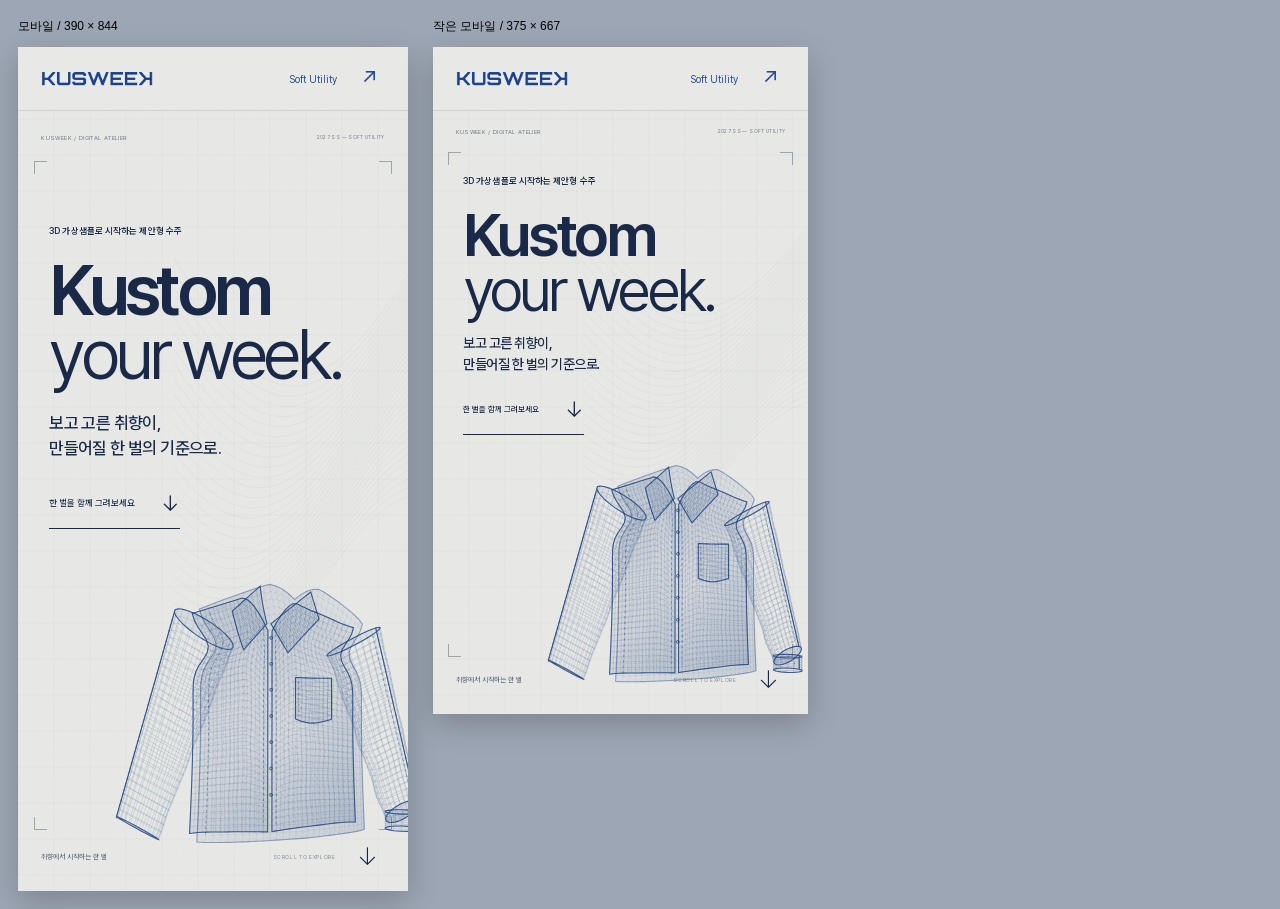
<file: responsive-preview.html>
<!doctype html><html lang="ko"><meta charset="UTF-8"><title>KUSWEEK responsive QA</title><style>body{margin:0;background:#9da6b4;padding:18px;display:flex;gap:25px;font:12px sans-serif}iframe{border:0;display:block;background:#eee;margin-top:12px;box-shadow:0 10px 30px #0003}section{flex:none}</style><section>모바일 / 390 × 844<iframe title="모바일 시연" width="390" height="844" src="./preview.html?v=lines-final-6"></iframe></section><section>작은 모바일 / 375 × 667<iframe title="작은 모바일 시연" width="375" height="667" src="./preview.html?v=lines-final-6"></iframe></section></html>
</file>
